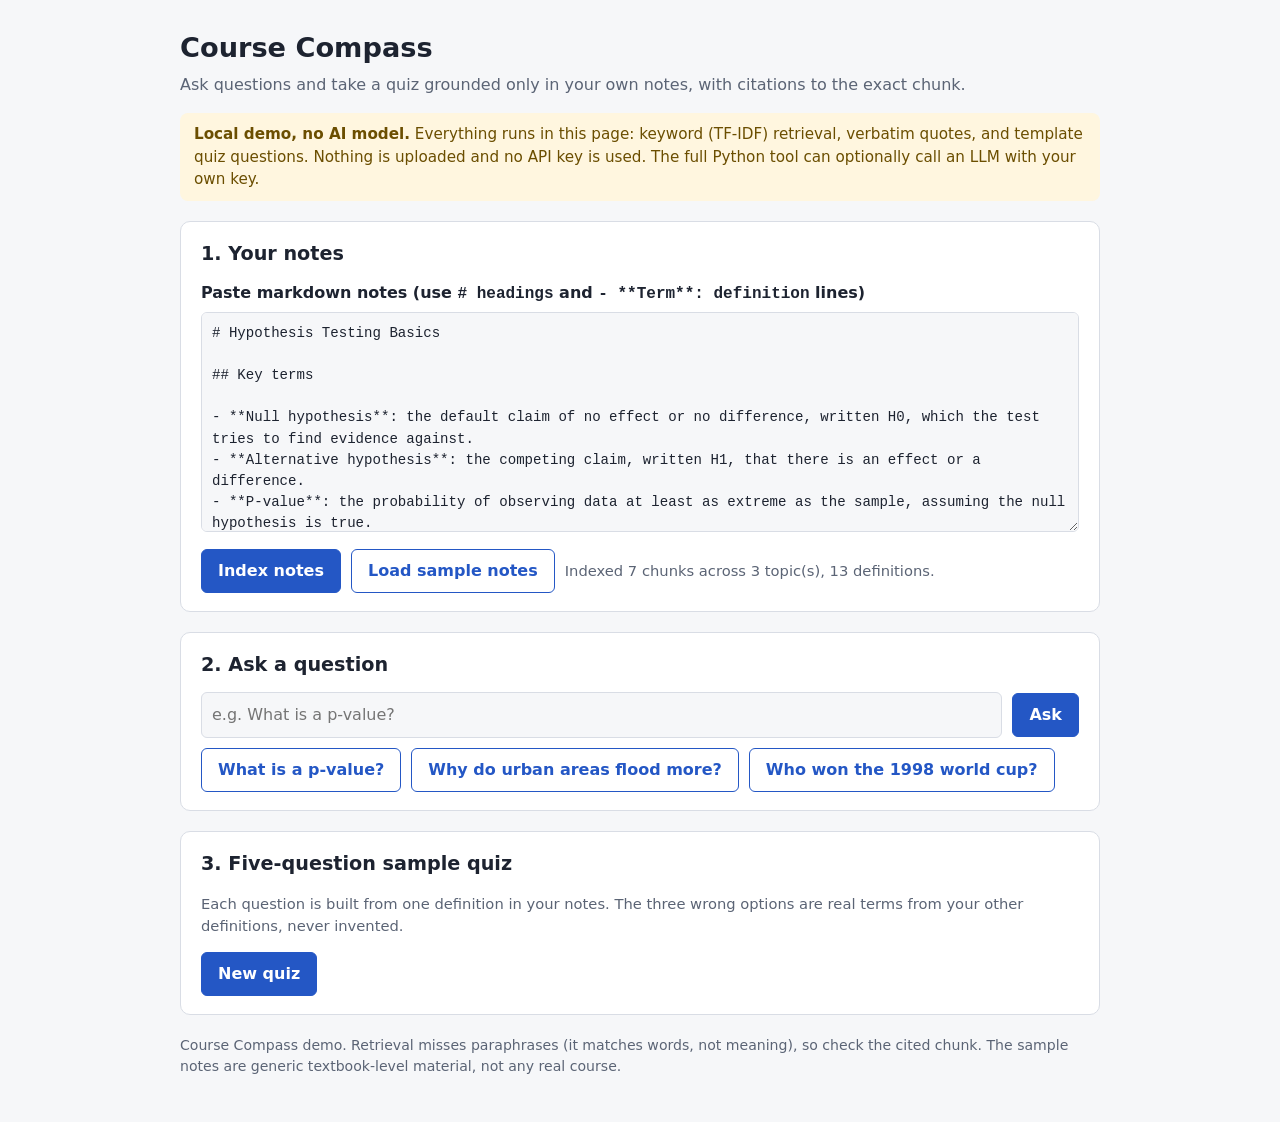
<file: demo/index.html>
<!doctype html>
<html lang="en">
<head>
<meta charset="utf-8">
<meta name="viewport" content="width=device-width, initial-scale=1">
<title>Course Compass demo: ask and quiz from your own notes</title>
<style>
  :root {
    --bg: #f6f7f9; --panel: #ffffff; --ink: #1d2330; --muted: #5b6475; --line: #d9dde5;
    --accent: #2457c5; --accent-ink: #ffffff; --good: #1d7a46; --good-bg: #e7f5ec;
    --bad: #b3261e; --bad-bg: #fbeceb; --warn-bg: #fff6df; --warn-ink: #6b4e00; --mark: #fff1a8;
  }
  @media (prefers-color-scheme: dark) {
    :root {
      --bg: #12151b; --panel: #1b2029; --ink: #e8ebf1; --muted: #a3abba; --line: #333b49;
      --accent: #7aa2ff; --accent-ink: #0d1220; --good: #6fd39a; --good-bg: #173325;
      --bad: #ff9b93; --bad-bg: #3a1d1b; --warn-bg: #3a3018; --warn-ink: #f3d68a; --mark: #5a4d12;
    }
  }
  * { box-sizing: border-box; }
  body { margin: 0; font: 16px/1.5 system-ui, -apple-system, "Segoe UI", Roboto, sans-serif;
         background: var(--bg); color: var(--ink); }
  header, main, footer { max-width: 960px; margin: 0 auto; padding: 0 20px; }
  header { padding-top: 28px; }
  h1 { margin: 0 0 4px; font-size: 1.7rem; }
  h2 { margin: 0 0 12px; font-size: 1.2rem; }
  .lede { margin: 0 0 16px; color: var(--muted); }
  .banner { background: var(--warn-bg); color: var(--warn-ink); border-radius: 8px; padding: 10px 14px;
            margin-bottom: 20px; font-size: .95rem; }
  section { background: var(--panel); border: 1px solid var(--line); border-radius: 10px;
            padding: 18px 20px; margin-bottom: 20px; }
  label { display: block; font-weight: 600; margin-bottom: 6px; }
  textarea, input[type=text] { width: 100%; font: inherit; color: inherit; background: var(--bg);
            border: 1px solid var(--line); border-radius: 6px; padding: 10px; }
  textarea { min-height: 220px; font-family: ui-monospace, SFMono-Regular, Menlo, Consolas, monospace;
             font-size: .88rem; }
  textarea:focus, input:focus, button:focus-visible { outline: 3px solid var(--accent); outline-offset: 1px; }
  .row { display: flex; gap: 10px; flex-wrap: wrap; align-items: center; margin-top: 10px; }
  .row input[type=text] { flex: 1 1 320px; }
  button { font: inherit; font-weight: 600; border: 1px solid var(--accent); border-radius: 6px;
           padding: 9px 16px; min-height: 44px; cursor: pointer; background: var(--accent); color: var(--accent-ink); }
  button.secondary { background: transparent; color: var(--accent); }
  button:disabled { opacity: .5; cursor: not-allowed; }
  .status { color: var(--muted); font-size: .92rem; }
  .label { display: inline-block; font-size: .78rem; font-weight: 700; letter-spacing: .03em;
           text-transform: uppercase; padding: 2px 8px; border-radius: 4px; background: var(--warn-bg);
           color: var(--warn-ink); margin-bottom: 8px; }
  .refusal { background: var(--bad-bg); color: var(--bad); padding: 10px 14px; border-radius: 6px; }
  .chunk { border-left: 4px solid var(--accent); padding: 8px 12px; margin: 10px 0; background: var(--bg);
           border-radius: 0 6px 6px 0; }
  .chunk .meta { font-size: .85rem; color: var(--muted); }
  .chunk .text { white-space: pre-wrap; }
  .chunk code { font-weight: 700; }
  mark { background: var(--mark); color: inherit; padding: 0 1px; }
  fieldset { border: 1px solid var(--line); border-radius: 8px; margin: 0 0 14px; padding: 12px 14px; }
  legend { font-weight: 600; padding: 0 6px; }
  .opt { display: flex; gap: 8px; align-items: flex-start; padding: 6px 4px; border-radius: 4px; }
  .opt input { margin-top: 5px; width: 18px; height: 18px; }
  .opt.correct { background: var(--good-bg); color: var(--good); font-weight: 600; }
  .opt.wrong { background: var(--bad-bg); color: var(--bad); }
  .feedback { font-size: .9rem; margin-top: 6px; }
  .score { font-size: 1.1rem; font-weight: 700; }
  footer { color: var(--muted); font-size: .88rem; padding-bottom: 32px; }
  .sr-only { position: absolute; width: 1px; height: 1px; overflow: hidden; clip: rect(0 0 0 0); }
</style>
</head>
<body>
<header>
  <h1>Course Compass</h1>
  <p class="lede">Ask questions and take a quiz grounded only in your own notes, with citations to the exact chunk.</p>
  <div class="banner" role="note">
    <strong>Local demo, no AI model.</strong> Everything runs in this page: keyword (TF-IDF) retrieval,
    verbatim quotes, and template quiz questions. Nothing is uploaded and no API key is used.
    The full Python tool can optionally call an LLM with your own key.
  </div>
</header>

<main>
  <section aria-labelledby="notes-h">
    <h2 id="notes-h">1. Your notes</h2>
    <label for="notes">Paste markdown notes (use <code># headings</code> and <code>- **Term**: definition</code> lines)</label>
    <textarea id="notes" spellcheck="false"></textarea>
    <div class="row">
      <button id="index-btn" type="button">Index notes</button>
      <button id="sample-btn" type="button" class="secondary">Load sample notes</button>
      <span id="index-status" class="status" role="status" aria-live="polite"></span>
    </div>
  </section>

  <section aria-labelledby="ask-h">
    <h2 id="ask-h">2. Ask a question</h2>
    <form id="ask-form" class="row">
      <label for="question" class="sr-only">Question</label>
      <input id="question" type="text" maxlength="500" placeholder="e.g. What is a p-value?" autocomplete="off">
      <button type="submit">Ask</button>
    </form>
    <div class="row" aria-label="Example questions">
      <button type="button" class="secondary example">What is a p-value?</button>
      <button type="button" class="secondary example">Why do urban areas flood more?</button>
      <button type="button" class="secondary example">Who won the 1998 world cup?</button>
    </div>
    <div id="answer" aria-live="polite"></div>
  </section>

  <section aria-labelledby="quiz-h">
    <h2 id="quiz-h">3. Five-question sample quiz</h2>
    <p class="status">Each question is built from one definition in your notes. The three wrong options are
      real terms from your other definitions, never invented.</p>
    <div class="row">
      <button id="quiz-btn" type="button">New quiz</button>
    </div>
    <form id="quiz-form"></form>
    <div id="quiz-result" aria-live="polite"></div>
  </section>
</main>

<footer>
  <p>Course Compass demo. Retrieval misses paraphrases (it matches words, not meaning), so check the cited chunk.
    The sample notes are generic textbook-level material, not any real course.</p>
</footer>

<script>
"use strict";

const SAMPLE_NOTES = `# Hypothesis Testing Basics

## Key terms

- **Null hypothesis**: the default claim of no effect or no difference, written H0, which the test tries to find evidence against.
- **Alternative hypothesis**: the competing claim, written H1, that there is an effect or a difference.
- **P-value**: the probability of observing data at least as extreme as the sample, assuming the null hypothesis is true.
- **Significance level**: the threshold alpha, often 0.05, chosen before the test, below which a p-value leads us to reject the null hypothesis.

## Errors in testing

- **Type I error**: rejecting a null hypothesis that is actually true; its probability equals the significance level.
- **Type II error**: failing to reject a null hypothesis that is actually false.
- **Statistical power**: the probability that a test correctly rejects a false null hypothesis.

# Supply and Demand Elasticity

## Key terms

- **Price elasticity of demand**: the percentage change in quantity demanded divided by the percentage change in price.
- **Elastic demand**: demand whose elasticity has an absolute value greater than one.
- **Inelastic demand**: demand whose elasticity has an absolute value less than one.

## Elasticity and total revenue

When demand is elastic, cutting the price raises total revenue because quantity rises by a larger percentage. When demand is inelastic, raising the price raises total revenue.

# Water Cycle and Runoff Basics

## Key terms

- **Infiltration**: the movement of water from the ground surface down into the soil.
- **Surface runoff**: water that flows over the land surface toward streams because it cannot infiltrate fast enough.
- **Catchment**: the area of land that drains all its runoff to a common outlet such as a river mouth.

## Why it matters

Urban areas with many impervious surfaces produce faster and higher flood peaks. Engineers use retention ponds and permeable paving to slow runoff and reduce flooding downstream.
`;

// Same rules as the Python package: heading-aware chunks, TF-IDF cosine, refusal threshold.
const MAX_WORDS = 80, OVERLAP = 20, THRESHOLD = 0.15, MAX_NOTE_CHARS = 200000;
const STOPWORDS = new Set(("a about above after again against all also am an and any are as at be because " +
  "been before being below between both but by can could did do does doing down during each few for from " +
  "further had has have having he her here hers him his how i if in into is it its itself just me more most " +
  "my no nor not now of off on once only or other our out over own same she should so some such than that " +
  "the their them then there these they this those through to too under until up very was we were what when " +
  "where which while who whom why will with would you your explain describe define definition tell give show").split(" "));

let chunks = [], index = null, quizItems = [];

function stem(w) {
  if (w.length > 4 && w.endsWith("ies")) return w.slice(0, -3) + "y";
  if (w.length > 3 && w.endsWith("s") && !/(ss|us|is)$/.test(w)) return w.slice(0, -1);
  return w;
}
function tokenize(text) {
  return (text.toLowerCase().match(/[a-z0-9]+/g) || []).filter(t => !STOPWORDS.has(t)).map(stem);
}
function slugify(t) { return t.toLowerCase().replace(/[^a-z0-9]+/g, "-").replace(/^-|-$/g, "") || "note"; }

function chunkNotes(markdown) {
  // Each level-1 heading starts a new topic so pasted multi-note text gets distinct ids.
  const out = [];
  let topic = "notes", title = "Notes", heading = "", blocks = [], para = [], counter = {};
  const flushPara = () => { if (para.length) { blocks.push(para.join(" ")); para = []; } };
  const flushSection = () => {
    flushPara();
    if (!blocks.length) return;
    for (const text of packBlocks(blocks)) {
      counter[topic] = (counter[topic] || 0) + 1;
      out.push({ id: `${topic}#${counter[topic]}`, topic, title, heading, text });
    }
    blocks = [];
  };
  for (const raw of markdown.split(/\r?\n/)) {
    const line = raw.trim();
    const h = line.match(/^(#{1,6})\s+(.+?)\s*#*\s*$/);
    if (h) {
      flushSection();
      heading = h[2].trim();
      if (h[1].length === 1) { title = heading; topic = slugify(heading); }
    } else if (!line) flushPara();
    else if (/^([-*+]|\d+[.)])\s+/.test(line)) { flushPara(); blocks.push(line); }
    else para.push(line);
  }
  flushSection();
  return out;
}

function packBlocks(blocks) {
  const pieces = [];
  for (const b of blocks) {
    const words = b.split(/\s+/);
    if (words.length > MAX_WORDS) for (let i = 0; i < words.length; i += MAX_WORDS) pieces.push(words.slice(i, i + MAX_WORDS).join(" "));
    else pieces.push(b);
  }
  const groups = []; let cur = [], count = 0;
  for (const p of pieces) {
    const n = p.split(/\s+/).length;
    if (cur.length && count + n > MAX_WORDS) { groups.push(cur); cur = []; count = 0; }
    cur.push(p); count += n;
  }
  if (cur.length) groups.push(cur);
  let prev = [];
  return groups.map(lines => {
    let body = lines.join("\n");
    if (prev.length) body = "… " + prev.slice(-OVERLAP).join(" ") + "\n" + body;
    prev = lines.join(" ").split(/\s+/);
    return body;
  });
}

function buildIndex(chs) {
  const tokenLists = chs.map(c => { const h = tokenize(c.heading); return [...h, ...h, ...tokenize(c.text)]; });
  const df = new Map();
  tokenLists.forEach(toks => new Set(toks).forEach(t => df.set(t, (df.get(t) || 0) + 1)));
  const idf = new Map();
  df.forEach((d, t) => idf.set(t, Math.log((1 + chs.length) / (1 + d)) + 1));
  const vectorize = toks => {
    const counts = new Map();
    toks.forEach(t => { if (idf.has(t)) counts.set(t, (counts.get(t) || 0) + 1); });
    const v = new Map(); let norm = 0;
    counts.forEach((tf, t) => { const w = (1 + Math.log(tf)) * idf.get(t); v.set(t, w); norm += w * w; });
    norm = Math.sqrt(norm);
    v.forEach((w, t) => v.set(t, w / norm));
    return v;
  };
  return { vectors: tokenLists.map(vectorize), vectorize };
}

function search(query, k = 3) {
  const q = index.vectorize(tokenize(query));
  const hits = [];
  chunks.forEach((c, i) => {
    let s = 0;
    q.forEach((w, t) => { s += w * (index.vectors[i].get(t) || 0); });
    if (s > 0) hits.push({ chunk: c, score: s });
  });
  return hits.sort((a, b) => b.score - a.score).slice(0, k);
}

function el(tag, attrs = {}, ...children) {
  const node = document.createElement(tag);
  for (const [k, v] of Object.entries(attrs)) {
    if (k === "class") node.className = v; else node.setAttribute(k, v);
  }
  for (const c of children) node.append(c instanceof Node ? c : document.createTextNode(String(c)));
  return node;
}

function highlighted(text, query) {
  // Build highlighted text from text nodes only, never parsed HTML, so pasted notes cannot inject markup.
  const terms = new Set(tokenize(query));
  const frag = document.createDocumentFragment();
  for (const part of text.split(/([A-Za-z0-9]+)/)) {
    if (part && /^[A-Za-z0-9]+$/.test(part) && terms.has(stem(part.toLowerCase()))) frag.append(el("mark", {}, part));
    else frag.append(document.createTextNode(part));
  }
  return frag;
}

function indexNotes() {
  const text = document.getElementById("notes").value;
  const status = document.getElementById("index-status");
  if (text.length > MAX_NOTE_CHARS) { status.textContent = `Notes too long (limit ${MAX_NOTE_CHARS} characters).`; return; }
  chunks = chunkNotes(text);
  index = buildIndex(chunks);
  const topics = new Set(chunks.map(c => c.topic)).size;
  status.textContent = chunks.length
    ? `Indexed ${chunks.length} chunks across ${topics} topic(s), ${extractFacts().length} definitions.`
    : "No text found. Paste some notes first.";
  document.getElementById("answer").replaceChildren();
  document.getElementById("quiz-form").replaceChildren();
  document.getElementById("quiz-result").replaceChildren();
}

function ask(question) {
  const box = document.getElementById("answer");
  question = question.trim();
  if (!question) return;
  if (!chunks.length) { box.replaceChildren(el("p", { class: "refusal" }, "Index some notes first.")); return; }
  const hits = search(question);
  if (!hits.length || hits[0].score < THRESHOLD) {
    const best = hits.length ? hits[0].score.toFixed(2) : "0.00";
    box.replaceChildren(el("p", { class: "refusal" },
      `Not in your notes. (best match score ${best} is below the ${THRESHOLD.toFixed(2)} threshold)`));
    return;
  }
  const used = hits.filter(h => h.score >= THRESHOLD / 2).slice(0, 2);
  const nodes = [el("span", { class: "label" }, "Local fallback: quoted verbatim, no LLM")];
  for (const h of used) {
    nodes.push(el("div", { class: "chunk" },
      el("div", { class: "meta" }, el("code", {}, `[${h.chunk.id}]`), ` ${h.chunk.title} > ${h.chunk.heading} · score ${h.score.toFixed(2)}`),
      el("div", { class: "text" }, highlighted(h.chunk.text, question))));
  }
  box.replaceChildren(...nodes);
}

function extractFacts() {
  const facts = [], seen = new Set();
  for (const c of chunks) {
    for (const line of c.text.split("\n")) {
      if (line.startsWith("… ")) continue;
      const m = line.match(/^[-*+]\s+\*\*([^*]{1,60})\*\*\s*:\s*(.{10,})$/);
      if (m && !seen.has(m[1].trim().toLowerCase())) {
        seen.add(m[1].trim().toLowerCase());
        facts.push({ term: m[1].trim(), definition: m[2].trim().replace(/\.$/, ""), chunkId: c.id, topic: c.topic });
      }
    }
  }
  return facts;
}

function shuffle(list) {
  const a = list.slice();
  for (let i = a.length - 1; i > 0; i--) { const j = Math.floor(Math.random() * (i + 1)); [a[i], a[j]] = [a[j], a[i]]; }
  return a;
}

function pickDistractors(fact, facts) {
  // Same-topic terms of similar length first: plausible, not giveaways.
  const ranked = shuffle(facts.filter(f => f.term.toLowerCase() !== fact.term.toLowerCase()))
    .sort((a, b) => ((a.topic !== fact.topic) - (b.topic !== fact.topic)) ||
      (Math.abs(a.term.length - fact.term.length) - Math.abs(b.term.length - fact.term.length)));
  const chosen = [];
  for (const f of ranked) {
    if (!chosen.some(c => c.toLowerCase() === f.term.toLowerCase())) chosen.push(f.term);
    if (chosen.length === 3) break;
  }
  return chosen;
}

function newQuiz() {
  const form = document.getElementById("quiz-form");
  const result = document.getElementById("quiz-result");
  result.replaceChildren();
  const facts = extractFacts();
  if (facts.length < 4) {
    form.replaceChildren(el("p", { class: "refusal" },
      "Need at least 4 definition lines like “- **Term**: definition” to build a grounded quiz."));
    return;
  }
  quizItems = shuffle(facts).slice(0, 5).map(fact => ({
    fact, options: shuffle([fact.term, ...pickDistractors(fact, facts)]),
  }));
  const nodes = quizItems.map((item, qi) => {
    const fs = el("fieldset", {}, el("legend", {}, `Q${qi + 1}. Which term matches: “${item.fact.definition}”?`));
    item.options.forEach((opt, oi) => {
      const id = `q${qi}o${oi}`;
      const input = el("input", { type: "radio", name: `q${qi}`, id, value: opt });
      fs.append(el("label", { class: "opt", for: id }, input, opt));
    });
    fs.append(el("div", { class: "feedback", id: `fb${qi}` }));
    return fs;
  });
  nodes.push(el("button", { type: "submit" }, "Check answers"));
  form.replaceChildren(...nodes);
}

function checkQuiz(event) {
  event.preventDefault();
  let right = 0;
  quizItems.forEach((item, qi) => {
    const chosen = document.querySelector(`input[name="q${qi}"]:checked`);
    document.querySelectorAll(`input[name="q${qi}"]`).forEach(input => {
      const label = input.parentElement;
      label.classList.remove("correct", "wrong");
      if (input.value === item.fact.term) label.classList.add("correct");
      else if (input === chosen) label.classList.add("wrong");
    });
    const ok = chosen && chosen.value === item.fact.term;
    right += ok ? 1 : 0;
    document.getElementById(`fb${qi}`).textContent =
      `${ok ? "Correct." : chosen ? "Not quite." : "Not answered."} Answer: ${item.fact.term} · source [${item.fact.chunkId}]`;
  });
  document.getElementById("quiz-result").replaceChildren(
    el("p", { class: "score" }, `Score: ${right} / ${quizItems.length}`));
}

document.getElementById("sample-btn").addEventListener("click", () => {
  document.getElementById("notes").value = SAMPLE_NOTES;
  indexNotes();
});
document.getElementById("index-btn").addEventListener("click", indexNotes);
document.getElementById("ask-form").addEventListener("submit", e => {
  e.preventDefault();
  ask(document.getElementById("question").value);
});
document.querySelectorAll(".example").forEach(b => b.addEventListener("click", () => {
  document.getElementById("question").value = b.textContent;
  ask(b.textContent);
}));
document.getElementById("quiz-btn").addEventListener("click", newQuiz);
document.getElementById("quiz-form").addEventListener("submit", checkQuiz);

document.getElementById("notes").value = SAMPLE_NOTES;
indexNotes();
</script>
</body>
</html>
</file>
